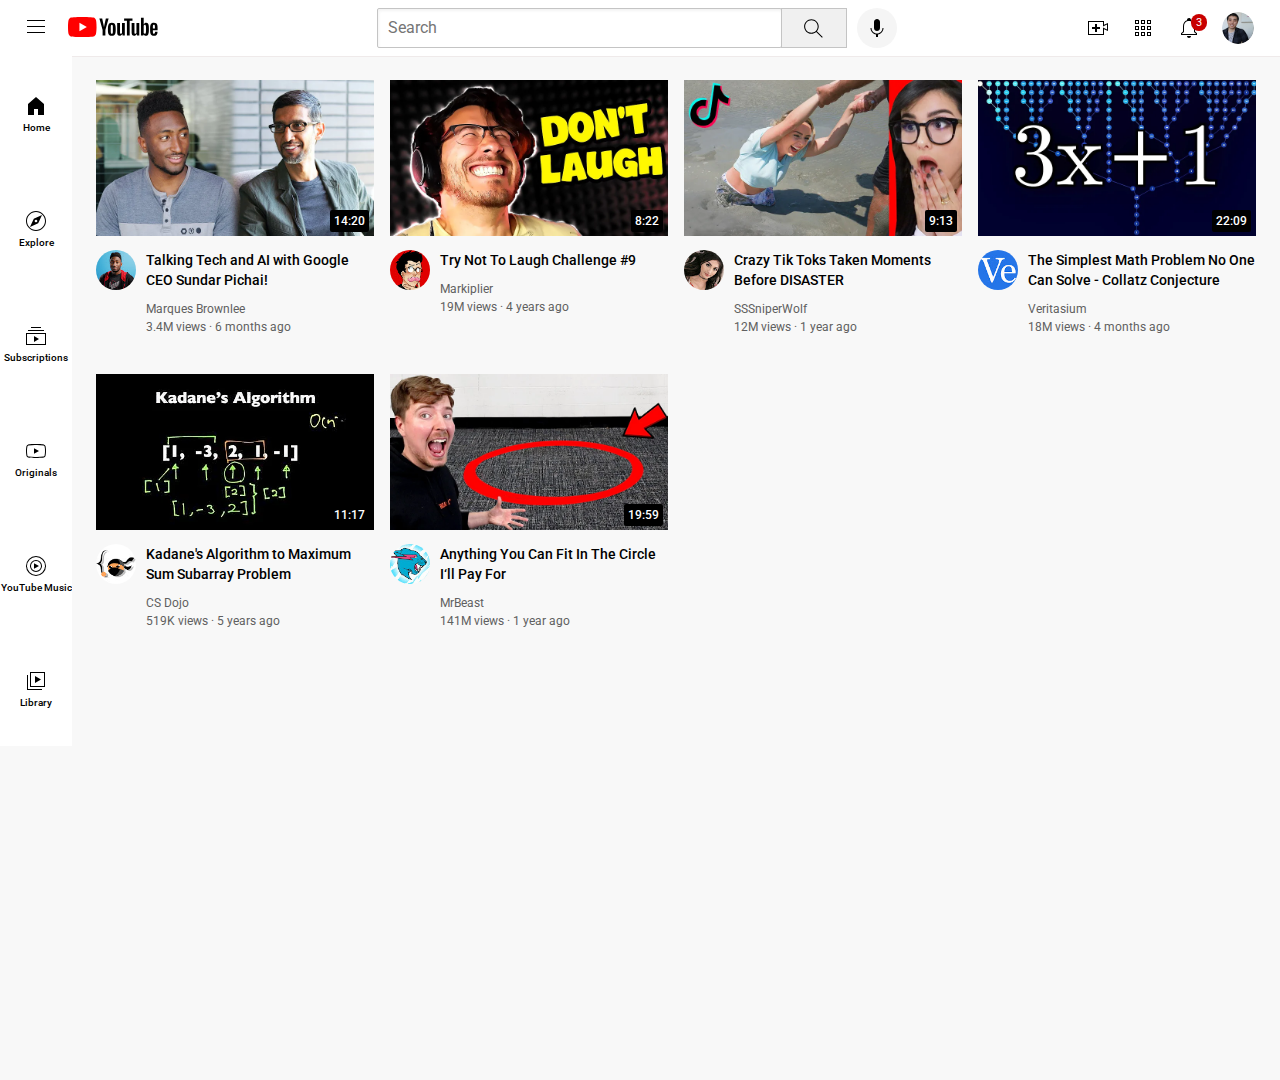
<file: index.html>
<!DOCTYPE html>
<html>
    <head>
        <title>YouTube-clone</title>
        <link rel="preconnect" href="https://fonts.googleapis.com">
        <link rel="preconnect" href="https://fonts.gstatic.com" crossorigin>
        <link href="https://fonts.googleapis.com/css2?family=Roboto:wght@400;500;700&display=swap" rel="stylesheet">
        <link rel="stylesheet" href="video.css">
        <link rel="stylesheet" href="general.css">
        <link rel="stylesheet" href="header.css">
        <link rel="stylesheet" href="sidebar.css">
    </head>
    <body>
        <div class="header">
            <div class="left">
                <button class="hamburger-button">
                    <img class="hamburger" src="icons/hamburger-menu.svg">
                </button>
                <button class="youtube-logo-button">
                    <img class="youtube-logo" src="icons/youtube-logo.svg">
                </button>
            </div>
            <div class="middle">
                <input class="search-bar" type="text" placeholder="Search">
                <button class="search-button">
                    <img class="search" src="icons/search.svg">
                    <div class="tooltip">Search</div>
                </button>
                <button class="voice-button">
                    <img class="voice" src="icons/voice-search-icon.svg">
                    <div class="tooltip">Search with your voice</div>
                </button>
            </div>
            <div class="right">
                <button class="upload-button">
                    <img class="upload" src="icons/upload.svg">
                    <div class="tooltip">Create</div>
                </button>
                <button class="youtube-app-button">
                    <img class="youtube-app" src="icons/youtube-apps.svg">
                    <div class="tooltip">YouTube apps</div>
                </button>
                <div class="notifications-button-container">
                    <button class="notifications-button">
                        <img class="notifications" src="icons/notifications.svg">
                        <div class="tooltip">Notificaions</div>
                    </button>
                    <div class="notifications-count">3</div> 
                </div>
                <button class="channel-profile-picture-button">
                    <img class="channel-profile-picture" src="profile_picutures/my-channel.jpeg">
                </button></div>
        </div>
        <div class="sidebar">
            <div class="sidebar-link">
                <img class="sidebar-image" src="icons/home.svg">
                <div class="name">Home</div>
            </div>
            <div class="sidebar-link">
                <img class="sidebar-image" src="icons/explore.svg">
                <div class="name">Explore</div>
            </div>
            <div class="sidebar-link">
                <img class="sidebar-image" src="icons/subscriptions.svg">
                <div class="name">Subscriptions</div>
            </div>
            <div class="sidebar-link">
                <img class="sidebar-image" src="icons/originals.svg">
                <div class="name">Originals</div>
            </div>
            <div class="sidebar-link">
                <img class="sidebar-image" src="icons/youtube-music.svg">
                <div class="name">YouTube Music</div>
            </div>
            <div class="sidebar-link">
                <img class="sidebar-image" src="icons/library.svg">
                <div class="name">Library</div>
            </div>
        </div>
        <div class="grid">
            <div class="box">
                <div class="thumbnail-section">
                    <a class="link" href="https://www.youtube.com/watch?v=n2RNcPRtAiY&t=2s&ab_channel=MarquesBrownlee" target="_blank">
                        <img class="thumbnail" src="thumbnails/thumbnail-1.webp">
                    </a>
                    <div class="time">14:20</div>
                </div>
                <div class="contant">
                    <div class="image-column">
                        <div class="floating-image">
                            <a href="https://www.youtube.com/c/mkbhd" target="_blank">
                                <img class="profile-image" src="profile_picutures/channel-1.jpeg">
                            </a>
                            <div class="floating">
                                <div class="pop">
                                    <img class="profile-pop" src="profile_picutures/channel-1.jpeg">
                                </div>
                                <div class="pop2">
                                    <div class="popname">Marques Brownlee</div>
                                    <div class="popsub">15M subscribers</div>
                                </div>
                            </div>
                        </div>
                    </div>
                    <div class="video-contant">
                        <div class="video-info">
                            <a class="link" href="https://www.youtube.com/watch?v=n2RNcPRtAiY&t=2s&ab_channel=MarquesBrownlee" target="_blank">
                                Talking Tech and AI with Google CEO Sundar Pichai!
                            </a>
                        </div>
                        <div class="video-author">
                            Marques Brownlee
                        </div>
                        <div class="video-stats">
                            3.4M views &#183; 6 months ago
                        </div>
                    </div>
                </div>
            </div>
            <div class="box">
                <div class="thumbnail-section">
                    <img class="thumbnail" src="thumbnails/thumbnail-2.webp">
                    <div class="time">8:22</div>
                </div>
                <div class="contant">
                    <div class="image-column">
                        <img class="profile-image" src="profile_picutures/channel-2.jpeg">
                    </div>
                    <div class="video-contant">
                        <div class="video-info">
                            Try Not To Laugh Challenge #9
                        </div>
                        <div class="video-author">
                            Markiplier
                        </div>
                        <div class="video-stats">
                            19M views · 4 years ago
                        </div>
                    </div>
                </div>
            </div>
            <div class="box">
                <div class="thumbnail-section">
                    <img class="thumbnail" src="thumbnails/thumbnail-3.webp">
                    <div class="time">9:13</div>
                </div>
                <div class="contant">
                    <div class="image-column">
                        <img class="profile-image" src="profile_picutures/channel-3.jpeg">
                    </div>
                    <div class="video-contant">
                        <div class="video-info">
                            Crazy Tik Toks Taken Moments Before DISASTER
                        </div>
                        <div class="video-author">
                            SSSniperWolf
                        </div>
                        <div class="video-stats">
                            12M views · 1 year ago
                        </div>
                    </div>
                </div>
            </div>
            <div class="box">
                <div class="thumbnail-section">
                    <img class="thumbnail" src="thumbnails/thumbnail-4.webp">
                    <div class="time">22:09</div>
                </div>
                <div class="contant">
                    <div class="image-column">
                        <img class="profile-image" src="profile_picutures/channel-4.jpeg">
                    </div>
                    <div class="video-contant">
                        <div class="video-info">
                            The Simplest Math Problem No One Can Solve - Collatz Conjecture
                        </div>
                        <div class="video-author">
                            Veritasium
                        </div>
                        <div class="video-stats">
                            18M views · 4 months ago
                        </div>
                    </div>
                </div>
            </div>
            <div class="box">
                <div class="thumbnail-section">
                    <img class="thumbnail" src="thumbnails/thumbnail-5.webp">
                    <div class="time">11:17</div>
                </div>
                <div class="contant">
                    <div class="image-column">
                        <img class="profile-image" src="profile_picutures/channel-5.jpeg">
                    </div>
                    <div class="video-contant">
                        <div class="video-info">
                            Kadane's Algorithm to Maximum Sum Subarray Problem
                        </div>
                        <div class="video-author">
                            CS Dojo
                        </div>
                        <div class="video-stats">
                            519K views · 5 years ago
                        </div>
                    </div>
                </div>
            </div>
            <div class="box">
                <div class="thumbnail-section">
                    <img class="thumbnail" src="thumbnails/thumbnail-6.webp">
                    <div class="time">19:59</div>
                </div>
                <div class="contant">
                    <div class="image-column">
                        <img class="profile-image" src="profile_picutures/channel-6.jpeg">
                    </div>
                    <div class="video-contant">
                        <div class="video-info">
                            Anything You Can Fit In The Circle I&lsquo;ll Pay For
                        </div>
                        <div class="video-author">
                            MrBeast
                        </div>
                        <div class="video-stats">
                            141M views · 1 year ago
                        </div>
                    </div>
                </div>
            </div>
        </div>
    </body>
</html>
</file>
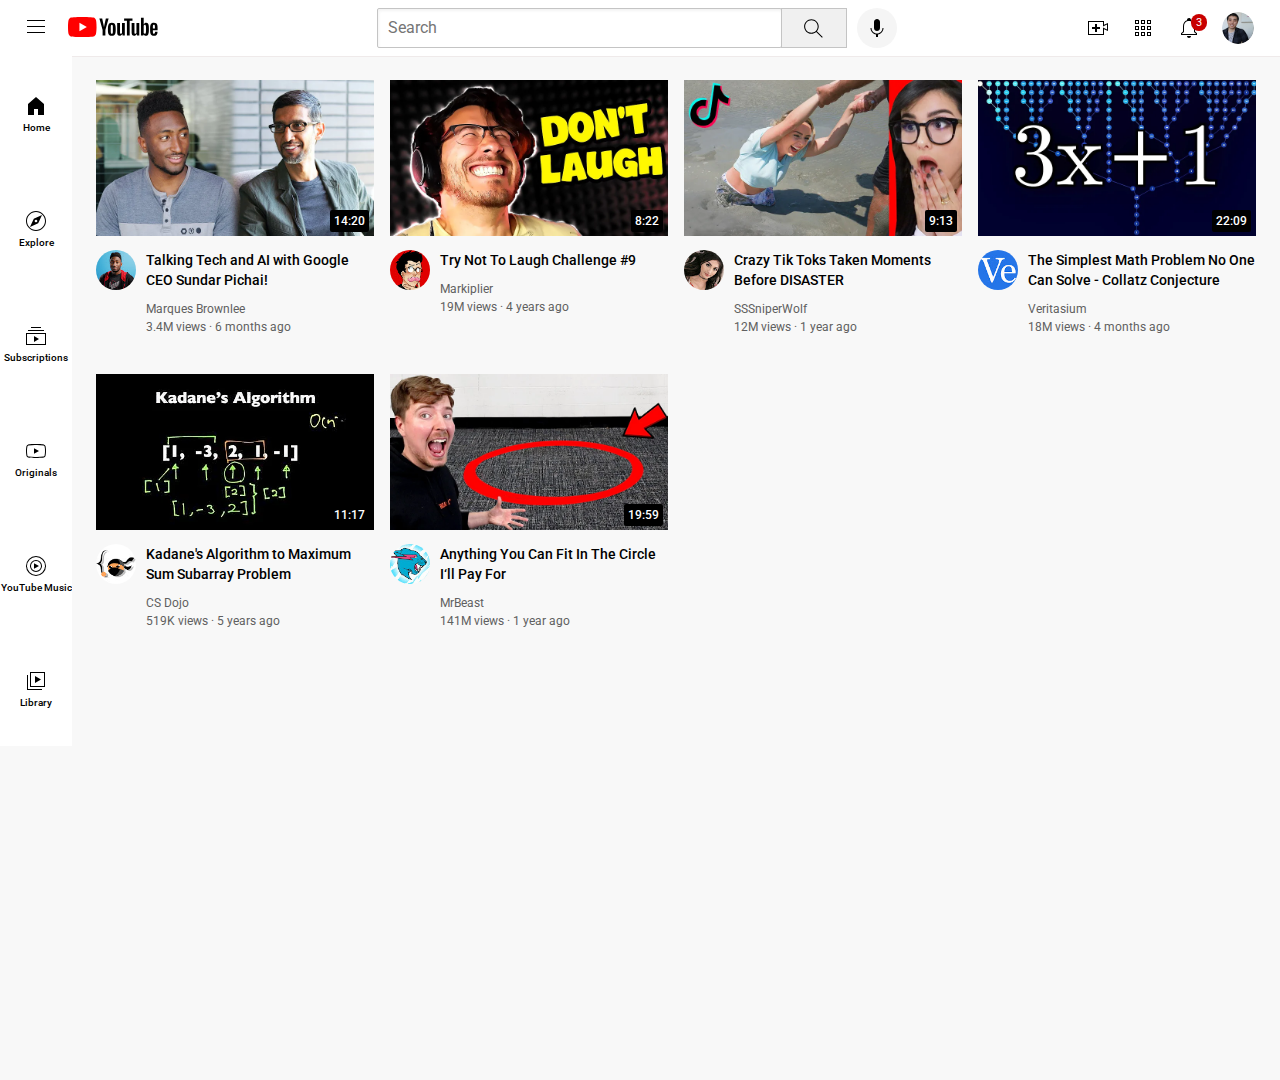
<file: youtube-clone.html>
<!DOCTYPE html>
<html>
    <head>
        <title>YouTube-clone</title>
        <link rel="preconnect" href="https://fonts.googleapis.com">
        <link rel="preconnect" href="https://fonts.gstatic.com" crossorigin>
        <link href="https://fonts.googleapis.com/css2?family=Roboto:wght@400;500;700&display=swap" rel="stylesheet">
        <link rel="stylesheet" href="video.css">
        <link rel="stylesheet" href="general.css">
        <link rel="stylesheet" href="header.css">
        <link rel="stylesheet" href="sidebar.css">
    </head>
    <body>
        <div class="header">
            <div class="left">
                <button class="hamburger-button">
                    <img class="hamburger" src="icons/hamburger-menu.svg">
                </button>
                <button class="youtube-logo-button">
                    <img class="youtube-logo" src="icons/youtube-logo.svg">
                </button>
            </div>
            <div class="middle">
                <input class="search-bar" type="text" placeholder="Search">
                <button class="search-button">
                    <img class="search" src="icons/search.svg">
                    <div class="tooltip">Search</div>
                </button>
                <button class="voice-button">
                    <img class="voice" src="icons/voice-search-icon.svg">
                    <div class="tooltip">Search with your voice</div>
                </button>
            </div>
            <div class="right">
                <button class="upload-button">
                    <img class="upload" src="icons/upload.svg">
                    <div class="tooltip">Create</div>
                </button>
                <button class="youtube-app-button">
                    <img class="youtube-app" src="icons/youtube-apps.svg">
                    <div class="tooltip">YouTube apps</div>
                </button>
                <div class="notifications-button-container">
                    <button class="notifications-button">
                        <img class="notifications" src="icons/notifications.svg">
                        <div class="tooltip">Notificaions</div>
                    </button>
                    <div class="notifications-count">3</div> 
                </div>
                <button class="channel-profile-picture-button">
                    <img class="channel-profile-picture" src="profile_picutures/my-channel.jpeg">
                </button></div>
        </div>
        <div class="sidebar">
            <div class="sidebar-link">
                <img class="sidebar-image" src="icons/home.svg">
                <div class="name">Home</div>
            </div>
            <div class="sidebar-link">
                <img class="sidebar-image" src="icons/explore.svg">
                <div class="name">Explore</div>
            </div>
            <div class="sidebar-link">
                <img class="sidebar-image" src="icons/subscriptions.svg">
                <div class="name">Subscriptions</div>
            </div>
            <div class="sidebar-link">
                <img class="sidebar-image" src="icons/originals.svg">
                <div class="name">Originals</div>
            </div>
            <div class="sidebar-link">
                <img class="sidebar-image" src="icons/youtube-music.svg">
                <div class="name">YouTube Music</div>
            </div>
            <div class="sidebar-link">
                <img class="sidebar-image" src="icons/library.svg">
                <div class="name">Library</div>
            </div>
        </div>
        <div class="grid">
            <div class="box">
                <div class="thumbnail-section">
                    <a class="link" href="https://www.youtube.com/watch?v=n2RNcPRtAiY&t=2s&ab_channel=MarquesBrownlee" target="_blank">
                        <img class="thumbnail" src="thumbnails/thumbnail-1.webp">
                    </a>
                    <div class="time">14:20</div>
                </div>
                <div class="contant">
                    <div class="image-column">
                        <div class="floating-image">
                            <a href="https://www.youtube.com/c/mkbhd" target="_blank">
                                <img class="profile-image" src="profile_picutures/channel-1.jpeg">
                            </a>
                            <div class="floating">
                                <div class="pop">
                                    <img class="profile-pop" src="profile_picutures/channel-1.jpeg">
                                </div>
                                <div class="pop2">
                                    <div class="popname">Marques Brownlee</div>
                                    <div class="popsub">15M subscribers</div>
                                </div>
                            </div>
                        </div>
                    </div>
                    <div class="video-contant">
                        <div class="video-info">
                            <a class="link" href="https://www.youtube.com/watch?v=n2RNcPRtAiY&t=2s&ab_channel=MarquesBrownlee" target="_blank">
                                Talking Tech and AI with Google CEO Sundar Pichai!
                            </a>
                        </div>
                        <div class="video-author">
                            Marques Brownlee
                        </div>
                        <div class="video-stats">
                            3.4M views &#183; 6 months ago
                        </div>
                    </div>
                </div>
            </div>
            <div class="box">
                <div class="thumbnail-section">
                    <img class="thumbnail" src="thumbnails/thumbnail-2.webp">
                    <div class="time">8:22</div>
                </div>
                <div class="contant">
                    <div class="image-column">
                        <img class="profile-image" src="profile_picutures/channel-2.jpeg">
                    </div>
                    <div class="video-contant">
                        <div class="video-info">
                            Try Not To Laugh Challenge #9
                        </div>
                        <div class="video-author">
                            Markiplier
                        </div>
                        <div class="video-stats">
                            19M views · 4 years ago
                        </div>
                    </div>
                </div>
            </div>
            <div class="box">
                <div class="thumbnail-section">
                    <img class="thumbnail" src="thumbnails/thumbnail-3.webp">
                    <div class="time">9:13</div>
                </div>
                <div class="contant">
                    <div class="image-column">
                        <img class="profile-image" src="profile_picutures/channel-3.jpeg">
                    </div>
                    <div class="video-contant">
                        <div class="video-info">
                            Crazy Tik Toks Taken Moments Before DISASTER
                        </div>
                        <div class="video-author">
                            SSSniperWolf
                        </div>
                        <div class="video-stats">
                            12M views · 1 year ago
                        </div>
                    </div>
                </div>
            </div>
            <div class="box">
                <div class="thumbnail-section">
                    <img class="thumbnail" src="thumbnails/thumbnail-4.webp">
                    <div class="time">22:09</div>
                </div>
                <div class="contant">
                    <div class="image-column">
                        <img class="profile-image" src="profile_picutures/channel-4.jpeg">
                    </div>
                    <div class="video-contant">
                        <div class="video-info">
                            The Simplest Math Problem No One Can Solve - Collatz Conjecture
                        </div>
                        <div class="video-author">
                            Veritasium
                        </div>
                        <div class="video-stats">
                            18M views · 4 months ago
                        </div>
                    </div>
                </div>
            </div>
            <div class="box">
                <div class="thumbnail-section">
                    <img class="thumbnail" src="thumbnails/thumbnail-5.webp">
                    <div class="time">11:17</div>
                </div>
                <div class="contant">
                    <div class="image-column">
                        <img class="profile-image" src="profile_picutures/channel-5.jpeg">
                    </div>
                    <div class="video-contant">
                        <div class="video-info">
                            Kadane's Algorithm to Maximum Sum Subarray Problem
                        </div>
                        <div class="video-author">
                            CS Dojo
                        </div>
                        <div class="video-stats">
                            519K views · 5 years ago
                        </div>
                    </div>
                </div>
            </div>
            <div class="box">
                <div class="thumbnail-section">
                    <img class="thumbnail" src="thumbnails/thumbnail-6.webp">
                    <div class="time">19:59</div>
                </div>
                <div class="contant">
                    <div class="image-column">
                        <img class="profile-image" src="profile_picutures/channel-6.jpeg">
                    </div>
                    <div class="video-contant">
                        <div class="video-info">
                            Anything You Can Fit In The Circle I&lsquo;ll Pay For
                        </div>
                        <div class="video-author">
                            MrBeast
                        </div>
                        <div class="video-stats">
                            141M views · 1 year ago
                        </div>
                    </div>
                </div>
            </div>
        </div>
    </body>
</html>
</file>
<file: video.css>
.grid {
    display: grid;
    grid-template-columns: 1fr 1fr 1fr;
    column-gap: 16px;
    row-gap: 40px;
}
@media (max-width: 550px) {
    .grid {
        display: grid;
        grid-template-columns: 1fr;
    }
}
@media (min-width: 551px) and (max-width: 749px) {

    .grid {
        display: grid;
        grid-template-columns: 1fr 1fr;
    }
}
@media (min-width: 751px) and (max-width: 999px) {
    .grid {
        display: grid;
        grid-template-columns: 1fr 1fr 1fr;
    }
}
@media (min-width: 1100px) {
    .grid {
        display: grid;
        grid-template-columns: 1fr 1fr 1fr 1fr;
    }
}
.thumbnail {
    width: 100%;
}
.contant {
    display: flex;
    margin-top: 10px;
}
.image-column {
  width: 50px;
}
.video-contant {
    flex: 1;
}.profile-image {
    width: 40px;
    border-radius: 20px;
}
.video-info {
    font-size: 14px;
    font-weight: 500;
    line-height: 20px;
    margin-bottom: 12px;
}
.video-author, .video-stats {
    font-size: 12px;
    color: rgb(96, 96, 96);
}
.video-author {
    margin-bottom: 4px;
}
.thumbnail-section {
    position: relative;
}
.time {
    font-family: Roboto, arial;
    font-size: 12px;
    font-weight: 500;
    padding: 4px;
    border-radius: 2px;
    position: absolute;
    bottom: 8px;
    right: 5px;
    background-color: black;
    color: white;
}
.link {
    color: black;
    text-decoration: none;
}
.floating {
    background-color: white;
    box-shadow: 0 0 5px rgba(0, 0, 0, 0.25);
    border-radius: 5px;
    position: absolute;
    display: flex;
    align-items: center;
    bottom: -85px;
    left: 15px;
    right: -150px;
    opacity: 0;
    transition: opacity 0.15s;
    pointer-events: none;
    z-index: 50;
}
.floating-image{
    position: relative;
}
.floating-image:hover .floating {
    opacity: 1;
}
.pop {
    flex: 2;
    padding: 8px;
}
.profile-pop {
    width: 42px;
    border-radius: 50px;
    
}
.pop2 {
    flex: 7;
    padding-right: 8px;
}
.popname {
    font-weight: 700;
    font-family: ROboto, Arial;
    font-size: 14px;
}
.popsub {
    font-size: 12px;
}
</file>
<file: general.css>
body {
    margin: 0;
    padding-top: 80px;
    padding-left: 96px;
    height: 1000px;
    padding-right: 24px;
    background-color: rgb(248, 248, 248);
    font-family: Roboto, arial;
}
</file>
<file: header.css>
.header {
    display: flex;
    justify-content: space-between;
    height: 56px;
    align-items: center;
    position: fixed;
    top: 0;
    right: 0;
    left: 0;
    border-bottom-width: 1px;
    border-bottom-style: solid;
    border-color: rgb(239, 234, 234);
    background-color: white;
    z-index: 100;
}
.left {
    display: flex;
    align-items: center;
}
.hamburger-button, .youtube-logo-button {
    border: none;
    background-color: white;
    padding: 0;
}
.hamburger {
    height: 24px;
    margin-right: 20px;
    margin-left: 24px;
}
.youtube-logo {
    height: 20px;
}
.middle {
    display: flex;
    align-items: center;
    margin-right: 35px;
    margin-left: 70px;
    flex: 1;
    max-width: 520px;
}
.search-bar{
    flex: 1;
    height: 36px;
    border-color: rgb(196, 196, 196);
    border-style: solid;
    border-width: 1px;
    width: 0;
    padding-left: 10px;
    font-size: 16px;
    border-radius: 2px;
    box-shadow: inset 1px 2px 3px rgba(0, 0, 0, 0.05);
}
.search-bar::placeholder {
    font-size: 16px;
    font-family: Roboto, Arial;
}
.search-button {
    border-style: solid;
    border-width: 1px;
    height: 40px;
    width: 66px;
    margin-left: -1px;
    background-color: rgb(240, 240, 240);
    border-color: rgb(196, 196, 196);
    position: relative;
}
.voice-button, .search-button {
    display: flex;
    flex-direction: column;
    align-items: center;
    justify-content: center;
}
.search-button .tooltip, .voice-button .tooltip, .youtube-app-button .tooltip, .notifications-button .tooltip, .upload-button .tooltip {
    font-family: Roboto, Arial; 
    position: absolute;
    background-color: gray;
    color: white;
    padding: 4px 8px;
    border-radius: 2px;
    font-size: 12px;
    bottom: -30px;
    opacity: 0;
    transform: opacity 0.15s;
    pointer-events: none;
    white-space: nowrap;
}
.search-button:hover .tooltip, .voice-button:hover .tooltip, .upload-button:hover .tooltip, .notifications-button:hover .tooltip, .youtube-app-button:hover .tooltip {
    opacity: 1;
}
.search {
    height: 25px;
}
.voice-button {
    border: none;
    height: 40px;
    width: 40px;
    margin-left: 10px;
    border-radius: 20px;
    background-color: rgb(245, 245, 245);
}
.voice {
    width: 24px;
}
.right {
    width: 180px;
    display: flex;
    justify-content: space-between;
    align-items: center;
    margin-right: 20px;
    flex-shrink: 0;
}
.upload-button, .youtube-app-button, .notifications-button, .channel-profile-picture-button {
    border: none;
    background-color: white;
    position: relative;
    display: flex;
    flex-direction: column;
    align-items: center;
}
.upload {
    width: 24px;
}
.youtube-app {
    width: 24px;
}
.notifications {
    width: 24px;
}
.channel-profile-picture {
    width: 32px;
    border-radius: 16px;
}
.notifications-button-container {
    position: relative;
}
.notifications-count {
    position: absolute;
    top: -1px;
    right: 0px;
    background-color: rgb(200, 0, 0);
    color: white;
    padding: 2px 5px;
    border-radius: 10px;
    font-size: 11px;
    font-family: Roboto, Arial;
}
</file>
<file: sidebar.css>
.sidebar {
    position: fixed;
    top: 56px;
    left: 0;
    bottom: 0;
    width: 72px;
    z-index: 200;
}
.sidebar-link {
    background-color: white;
    height: 115px;
    display: flex;
    flex-direction: column;
    justify-content: center;
    align-items: center;
}
.sidebar-link:hover {
    background-color: rgb(235, 235, 235);
}
.sidebar-image {
    height: 24px;
}
.name {
    font-size: Roboto, Arial;
    font-size: 10px;
    margin-top: 4px;
    font-weight: 500;
}
</file>
